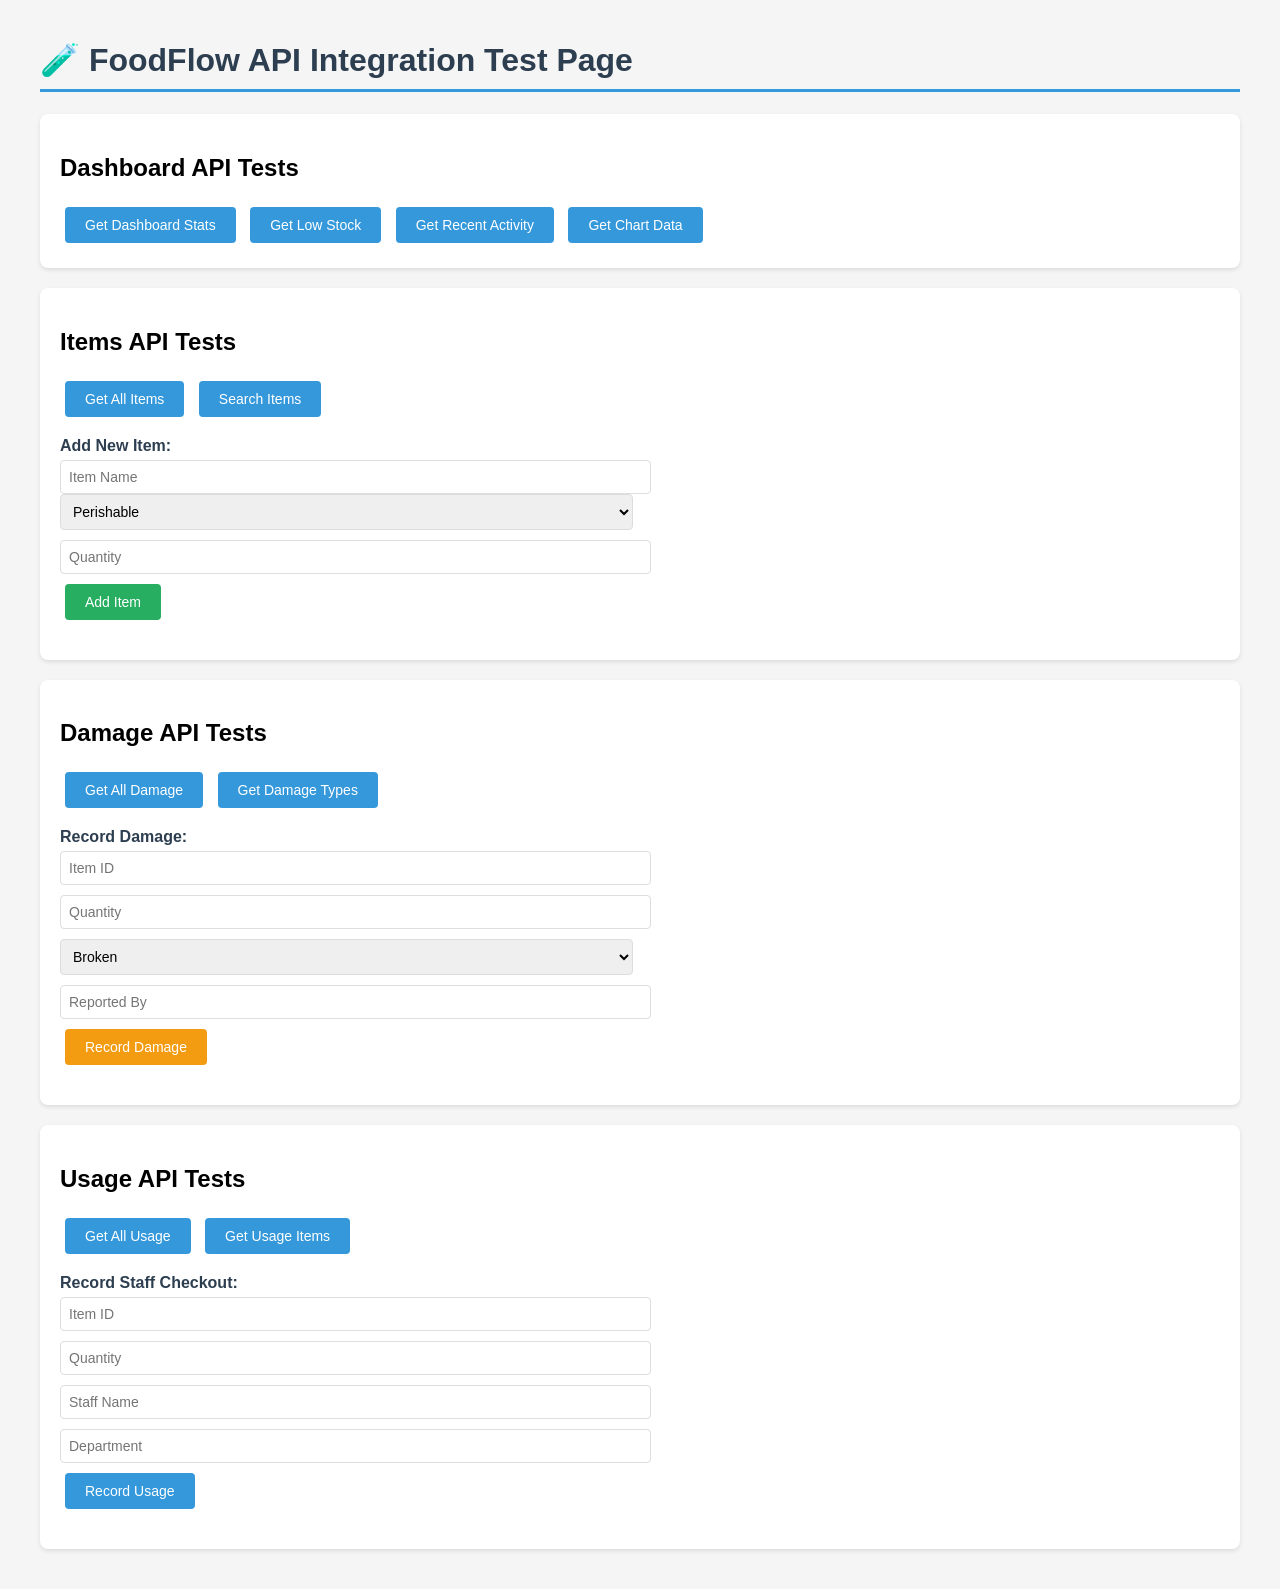
<file: src/main/webapp/test-api.html>
<!DOCTYPE html>
<html lang="en">
<head>
    <meta charset="UTF-8">
    <meta name="viewport" content="width=device-width, initial-scale=1.0">
    <title>FoodFlow API Test Page</title>
    <style>
        body {
            font-family: 'Segoe UI', Tahoma, Geneva, Verdana, sans-serif;
            max-width: 1200px;
            margin: 0 auto;
            padding: 20px;
            background: #f5f5f5;
        }
        h1 {
            color: #2c3e50;
            border-bottom: 3px solid #3498db;
            padding-bottom: 10px;
        }
        .test-section {
            background: white;
            padding: 20px;
            margin: 20px 0;
            border-radius: 8px;
            box-shadow: 0 2px 4px rgba(0,0,0,0.1);
        }
        .test-btn {
            background: #3498db;
            color: white;
            border: none;
            padding: 10px 20px;
            border-radius: 4px;
            cursor: pointer;
            margin: 5px;
            font-size: 14px;
        }
        .test-btn:hover {
            background: #2980b9;
        }
        .test-btn.success {
            background: #27ae60;
        }
        .test-btn.warning {
            background: #f39c12;
        }
        .result {
            background: #ecf0f1;
            padding: 15px;
            margin-top: 15px;
            border-radius: 4px;
            font-family: 'Courier New', monospace;
            font-size: 13px;
            max-height: 400px;
            overflow-y: auto;
        }
        .result pre {
            margin: 0;
            white-space: pre-wrap;
        }
        .status {
            display: inline-block;
            padding: 4px 12px;
            border-radius: 4px;
            font-weight: bold;
            margin-left: 10px;
        }
        .status.success {
            background: #27ae60;
            color: white;
        }
        .status.error {
            background: #e74c3c;
            color: white;
        }
        .endpoint {
            background: #34495e;
            color: #ecf0f1;
            padding: 8px 12px;
            border-radius: 4px;
            font-family: 'Courier New', monospace;
            margin: 10px 0;
        }
        .form-group {
            margin: 15px 0;
        }
        .form-group label {
            display: block;
            margin-bottom: 5px;
            font-weight: bold;
            color: #2c3e50;
        }
        .form-group input,
        .form-group select {
            width: 100%;
            padding: 8px;
            border: 1px solid #ddd;
            border-radius: 4px;
            font-size: 14px;
        }
        .form-row {
            display: grid;
            grid-template-columns: 1fr 1fr;
            gap: 15px;
        }
    </style>
</head>
<body>
    <h1>🧪 FoodFlow API Integration Test Page</h1>
    
    <div class="test-section">
        <h2>Dashboard API Tests</h2>
        
        <div>
            <button class="test-btn" onclick="testGetDashboardStats()">Get Dashboard Stats</button>
            <button class="test-btn" onclick="testGetLowStock()">Get Low Stock</button>
            <button class="test-btn" onclick="testGetRecentActivity()">Get Recent Activity</button>
            <button class="test-btn" onclick="testGetChartData()">Get Chart Data</button>
        </div>
        
        <div id="dashboard-result" class="result" style="display:none;"></div>
    </div>
    
    <div class="test-section">
        <h2>Items API Tests</h2>
        
        <div>
            <button class="test-btn" onclick="testGetAllItems()">Get All Items</button>
            <button class="test-btn" onclick="testSearchItems()">Search Items</button>
        </div>
        
        <div class="form-row">
            <div class="form-group">
                <label>Add New Item:</label>
                <input type="text" id="newItemName" placeholder="Item Name">
                <select id="newItemCategory">
                    <option value="Perishable">Perishable</option>
                    <option value="Non-Perishable">Non-Perishable</option>
                </select>
                <input type="number" id="newItemQty" placeholder="Quantity" style="margin-top: 10px;">
                <button class="test-btn success" onclick="testAddItem()" style="margin-top: 10px;">Add Item</button>
            </div>
        </div>
        
        <div id="items-result" class="result" style="display:none;"></div>
    </div>
    
    <div class="test-section">
        <h2>Damage API Tests</h2>
        
        <div>
            <button class="test-btn" onclick="testGetAllDamage()">Get All Damage</button>
            <button class="test-btn" onclick="testGetDamageTypes()">Get Damage Types</button>
        </div>
        
        <div class="form-row">
            <div class="form-group">
                <label>Record Damage:</label>
                <input type="number" id="damageItemId" placeholder="Item ID">
                <input type="number" id="damageQty" placeholder="Quantity" style="margin-top: 10px;">
                <select id="damageType" style="margin-top: 10px;">
                    <option value="Broken">Broken</option>
                    <option value="Expired">Expired</option>
                    <option value="Water Damaged">Water Damaged</option>
                    <option value="Other">Other</option>
                </select>
                <input type="text" id="damageReportedBy" placeholder="Reported By" style="margin-top: 10px;">
                <button class="test-btn warning" onclick="testRecordDamage()" style="margin-top: 10px;">Record Damage</button>
            </div>
        </div>
        
        <div id="damage-result" class="result" style="display:none;"></div>
    </div>
    
    <div class="test-section">
        <h2>Usage API Tests</h2>
        
        <div>
            <button class="test-btn" onclick="testGetAllUsage()">Get All Usage</button>
            <button class="test-btn" onclick="testGetUsageItems()">Get Usage Items</button>
        </div>
        
        <div class="form-row">
            <div class="form-group">
                <label>Record Staff Checkout:</label>
                <input type="number" id="usageItemId" placeholder="Item ID">
                <input type="number" id="usageQty" placeholder="Quantity" style="margin-top: 10px;">
                <input type="text" id="usageStaffName" placeholder="Staff Name" style="margin-top: 10px;">
                <input type="text" id="usageDept" placeholder="Department" style="margin-top: 10px;">
                <button class="test-btn" onclick="testRecordUsage()" style="margin-top: 10px;">Record Usage</button>
            </div>
        </div>
        
        <div id="usage-result" class="result" style="display:none;"></div>
    </div>
    
    <script src="js/api.js"></script>
    <script>
        // Helper function to display results
        function showResult(elementId, data, success = true) {
            const el = document.getElementById(elementId);
            el.style.display = 'block';
            const statusClass = success ? 'success' : 'error';
            const statusText = success ? '✓ Success' : '✗ Error';
            el.innerHTML = `<span class="status ${statusClass}">${statusText}</span><pre>${JSON.stringify(data, null, 2)}</pre>`;
        }
        
        // Dashboard Tests
        async function testGetDashboardStats() {
            try {
                const stats = await FoodFlowAPI.dashboard.getStats();
                showResult('dashboard-result', stats, true);
            } catch (error) {
                showResult('dashboard-result', { error: error.message }, false);
            }
        }
        
        async function testGetLowStock() {
            try {
                const data = await FoodFlowAPI.dashboard.getLowStock();
                showResult('dashboard-result', data, true);
            } catch (error) {
                showResult('dashboard-result', { error: error.message }, false);
            }
        }
        
        async function testGetRecentActivity() {
            try {
                const data = await FoodFlowAPI.dashboard.getRecentActivity();
                showResult('dashboard-result', data, true);
            } catch (error) {
                showResult('dashboard-result', { error: error.message }, false);
            }
        }
        
        async function testGetChartData() {
            try {
                const data = await FoodFlowAPI.dashboard.getChartData();
                showResult('dashboard-result', data, true);
            } catch (error) {
                showResult('dashboard-result', { error: error.message }, false);
            }
        }
        
        // Items Tests
        async function testGetAllItems() {
            try {
                const items = await FoodFlowAPI.items.getAll();
                showResult('items-result', { count: items.length, items: items }, true);
            } catch (error) {
                showResult('items-result', { error: error.message }, false);
            }
        }
        
        async function testSearchItems() {
            const query = prompt('Enter search term:');
            if (!query) return;
            
            try {
                const items = await FoodFlowAPI.items.search(query);
                showResult('items-result', { count: items.length, items: items }, true);
            } catch (error) {
                showResult('items-result', { error: error.message }, false);
            }
        }
        
        async function testAddItem() {
            const itemData = {
                itemName: document.getElementById('newItemName').value,
                category: document.getElementById('newItemCategory').value,
                quantity: document.getElementById('newItemQty').value,
                minStockLevel: 10
            };
            
            if (!itemData.itemName || !itemData.quantity) {
                alert('Please fill in all fields');
                return;
            }
            
            try {
                const result = await FoodFlowAPI.items.add(itemData);
                showResult('items-result', result, result.success);
                
                // Clear form
                document.getElementById('newItemName').value = '';
                document.getElementById('newItemQty').value = '';
            } catch (error) {
                showResult('items-result', { error: error.message }, false);
            }
        }
        
        // Damage Tests
        async function testGetAllDamage() {
            try {
                const damages = await FoodFlowAPI.damage.getAll();
                showResult('damage-result', { count: damages.length, damages: damages }, true);
            } catch (error) {
                showResult('damage-result', { error: error.message }, false);
            }
        }
        
        async function testGetDamageTypes() {
            try {
                const types = await FoodFlowAPI.damage.getTypes();
                showResult('damage-result', types, true);
            } catch (error) {
                showResult('damage-result', { error: error.message }, false);
            }
        }
        
        async function testRecordDamage() {
            const damageData = {
                itemId: parseInt(document.getElementById('damageItemId').value),
                quantity: parseInt(document.getElementById('damageQty').value),
                damageType: document.getElementById('damageType').value,
                reportedBy: document.getElementById('damageReportedBy').value
            };
            
            if (!damageData.itemId || !damageData.quantity) {
                alert('Please fill in all fields');
                return;
            }
            
            try {
                const result = await FoodFlowAPI.damage.add(damageData);
                showResult('damage-result', result, result.success);
                
                // Clear form
                document.getElementById('damageItemId').value = '';
                document.getElementById('damageQty').value = '';
                document.getElementById('damageReportedBy').value = '';
            } catch (error) {
                showResult('damage-result', { error: error.message }, false);
            }
        }
        
        // Usage Tests
        async function testGetAllUsage() {
            try {
                const usages = await FoodFlowAPI.usage.getAll();
                showResult('usage-result', { count: usages.length, usages: usages }, true);
            } catch (error) {
                showResult('usage-result', { error: error.message }, false);
            }
        }
        
        async function testGetUsageItems() {
            try {
                const items = await FoodFlowAPI.usage.getItems();
                showResult('usage-result', { count: items.length, items: items }, true);
            } catch (error) {
                showResult('usage-result', { error: error.message }, false);
            }
        }
        
        async function testRecordUsage() {
            const usageData = {
                itemId: parseInt(document.getElementById('usageItemId').value),
                quantity: parseInt(document.getElementById('usageQty').value),
                staffName: document.getElementById('usageStaffName').value,
                department: document.getElementById('usageDept').value
            };
            
            if (!usageData.itemId || !usageData.quantity || !usageData.staffName) {
                alert('Please fill in all fields');
                return;
            }
            
            try {
                const result = await FoodFlowAPI.usage.add(usageData);
                showResult('usage-result', result, result.success);
                
                // Clear form
                document.getElementById('usageItemId').value = '';
                document.getElementById('usageQty').value = '';
                document.getElementById('usageStaffName').value = '';
                document.getElementById('usageDept').value = '';
            } catch (error) {
                showResult('usage-result', { error: error.message }, false);
            }
        }
        
        // Auto-run basic test on page load
        window.addEventListener('DOMContentLoaded', () => {
            console.log('API Test Page Loaded');
            console.log('Available APIs:', window.FoodFlowAPI);
        });
    </script>
</body>
</html>
</file>
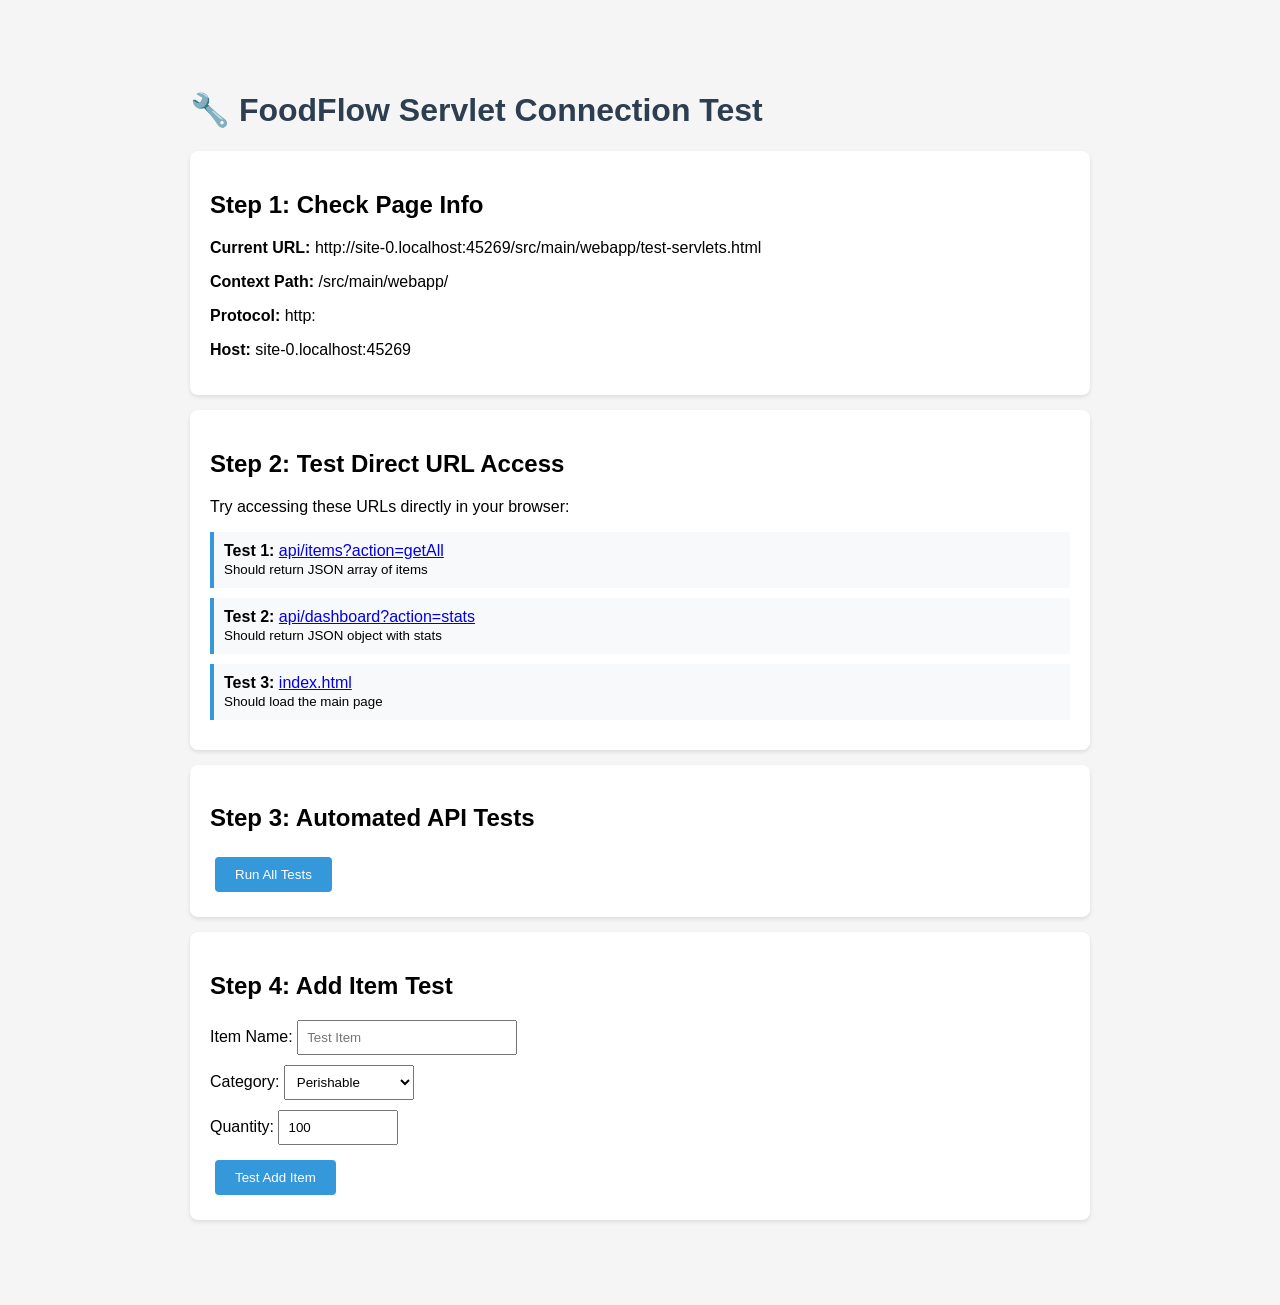
<file: src/main/webapp/test-servlets.html>
<!DOCTYPE html>
<html lang="en">
<head>
    <meta charset="UTF-8">
    <meta name="viewport" content="width=device-width, initial-scale=1.0">
    <title>Servlet Connection Test</title>
    <style>
        body {
            font-family: Arial, sans-serif;
            max-width: 900px;
            margin: 50px auto;
            padding: 20px;
            background: #f5f5f5;
        }
        h1 { color: #2c3e50; }
        .test-box {
            background: white;
            padding: 20px;
            margin: 15px 0;
            border-radius: 8px;
            box-shadow: 0 2px 4px rgba(0,0,0,0.1);
        }
        .status { 
            display: inline-block;
            padding: 5px 15px;
            border-radius: 4px;
            font-weight: bold;
            margin-left: 10px;
        }
        .status.success { background: #27ae60; color: white; }
        .status.error { background: #e74c3c; color: white; }
        .status.loading { background: #f39c12; color: white; }
        pre {
            background: #ecf0f1;
            padding: 15px;
            border-radius: 4px;
            overflow-x: auto;
            font-size: 12px;
        }
        button {
            background: #3498db;
            color: white;
            border: none;
            padding: 10px 20px;
            border-radius: 4px;
            cursor: pointer;
            margin: 5px;
        }
        button:hover { background: #2980b9; }
        .url-test {
            margin: 10px 0;
            padding: 10px;
            background: #f8f9fa;
            border-left: 4px solid #3498db;
        }
    </style>
</head>
<body>
    <h1>🔧 FoodFlow Servlet Connection Test</h1>
    
    <div class="test-box">
        <h2>Step 1: Check Page Info</h2>
        <div id="page-info"></div>
    </div>
    
    <div class="test-box">
        <h2>Step 2: Test Direct URL Access</h2>
        <p>Try accessing these URLs directly in your browser:</p>
        <div class="url-test">
            <strong>Test 1:</strong> 
            <a href="api/items?action=getAll" target="_blank">api/items?action=getAll</a>
            <br><small>Should return JSON array of items</small>
        </div>
        <div class="url-test">
            <strong>Test 2:</strong> 
            <a href="api/dashboard?action=stats" target="_blank">api/dashboard?action=stats</a>
            <br><small>Should return JSON object with stats</small>
        </div>
        <div class="url-test">
            <strong>Test 3:</strong> 
            <a href="index.html" target="_blank">index.html</a>
            <br><small>Should load the main page</small>
        </div>
    </div>
    
    <div class="test-box">
        <h2>Step 3: Automated API Tests</h2>
        <button onclick="runAllTests()">Run All Tests</button>
        <div id="test-results"></div>
    </div>
    
    <div class="test-box">
        <h2>Step 4: Add Item Test</h2>
        <form id="addItemForm">
            <div style="margin-bottom: 10px;">
                <label>Item Name: </label>
                <input type="text" id="testItemName" placeholder="Test Item" style="padding: 8px; width: 200px;">
            </div>
            <div style="margin-bottom: 10px;">
                <label>Category: </label>
                <select id="testItemCategory" style="padding: 8px;">
                    <option value="Perishable">Perishable</option>
                    <option value="Non-Perishable">Non-Perishable</option>
                </select>
            </div>
            <div style="margin-bottom: 10px;">
                <label>Quantity: </label>
                <input type="number" id="testItemQty" value="100" style="padding: 8px; width: 100px;">
            </div>
            <button type="submit">Test Add Item</button>
        </form>
        <div id="add-result"></div>
    </div>
    
    <script>
        // Show page info
        const pageInfo = document.getElementById('page-info');
        pageInfo.innerHTML = `
            <p><strong>Current URL:</strong> ${window.location.href}</p>
            <p><strong>Context Path:</strong> ${window.location.pathname.substring(0, window.location.pathname.lastIndexOf('/') + 1)}</p>
            <p><strong>Protocol:</strong> ${window.location.protocol}</p>
            <p><strong>Host:</strong> ${window.location.host}</p>
        `;
        
        // Test functions
        async function testGetItems() {
            const result = document.getElementById('test-items');
            result.innerHTML = '<span class="status loading">Testing...</span>';
            
            try {
                const response = await fetch('api/items?action=getAll');
                
                if (!response.ok) {
                    throw new Error(`HTTP ${response.status}`);
                }
                
                const contentType = response.headers.get('content-type');
                if (contentType && contentType.includes('text/html')) {
                    throw new Error('Received HTML instead of JSON');
                }
                
                const data = await response.json();
                result.innerHTML = `
                    <span class="status success">✓ SUCCESS</span>
                    <pre>${JSON.stringify(data, null, 2)}</pre>
                `;
            } catch (error) {
                result.innerHTML = `
                    <span class="status error">✗ FAILED: ${error.message}</span>
                    <pre>${error.stack}</pre>
                `;
            }
        }
        
        async function testGetDashboard() {
            const result = document.getElementById('test-dashboard');
            result.innerHTML = '<span class="status loading">Testing...</span>';
            
            try {
                const response = await fetch('api/dashboard?action=stats');
                
                if (!response.ok) {
                    throw new Error(`HTTP ${response.status}`);
                }
                
                const data = await response.json();
                result.innerHTML = `
                    <span class="status success">✓ SUCCESS</span>
                    <pre>${JSON.stringify(data, null, 2)}</pre>
                `;
            } catch (error) {
                result.innerHTML = `
                    <span class="status error">✗ FAILED: ${error.message}</span>
                    <pre>${error.stack}</pre>
                `;
            }
        }
        
        async function runAllTests() {
            await testGetItems();
            await testGetDashboard();
        }
        
        // Add item form
        document.getElementById('addItemForm').addEventListener('submit', async function(e) {
            e.preventDefault();
            
            const result = document.getElementById('add-result');
            result.innerHTML = '<span class="status loading">Sending...</span>';
            
            const formData = new FormData();
            formData.append('action', 'add');
            formData.append('itemName', document.getElementById('testItemName').value);
            formData.append('category', document.getElementById('testItemCategory').value);
            formData.append('itemType', 'FOOD');
            formData.append('unit', 'Pieces');
            formData.append('description', 'Test item from diagnostic page');
            formData.append('quantity', document.getElementById('testItemQty').value);
            formData.append('minStockLevel', '10');
            
            try {
                const response = await fetch('api/items?action=add', {
                    method: 'POST',
                    body: formData
                });
                
                const contentType = response.headers.get('content-type');
                if (contentType && contentType.includes('text/html')) {
                    const html = await response.text();
                    throw new Error('Server returned HTML: ' + html.substring(0, 200));
                }
                
                const data = await response.json();
                
                if (data.success) {
                    result.innerHTML = `
                        <span class="status success">✓ SUCCESS: ${data.message}</span>
                        <pre>${JSON.stringify(data, null, 2)}</pre>
                    `;
                } else {
                    result.innerHTML = `
                        <span class="status error">✗ FAILED: ${data.message}</span>
                    `;
                }
            } catch (error) {
                result.innerHTML = `
                    <span class="status error">✗ FAILED: ${error.message}</span>
                    <pre>${error.stack}</pre>
                `;
            }
        });
        
        // Auto-run tests on load
        window.addEventListener('DOMContentLoaded', runAllTests);
    </script>
</body>
</html>
</file>
